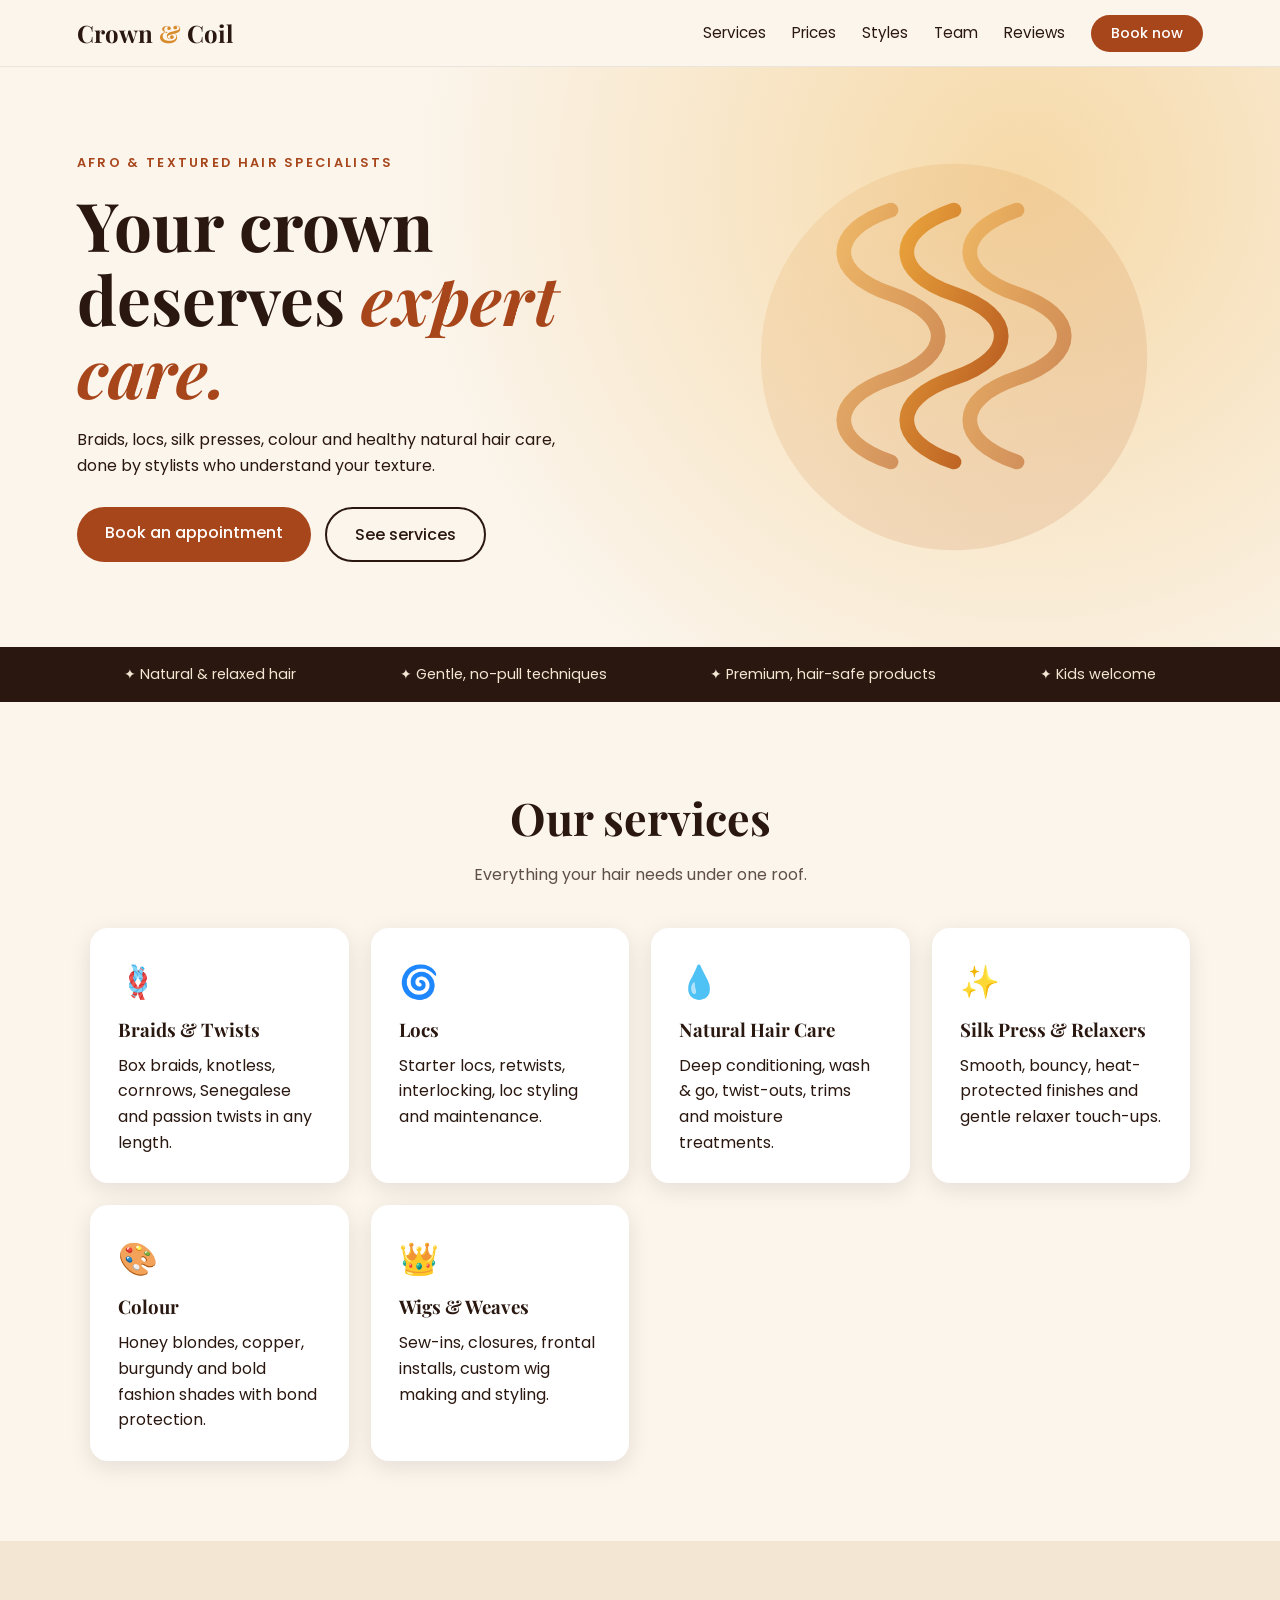
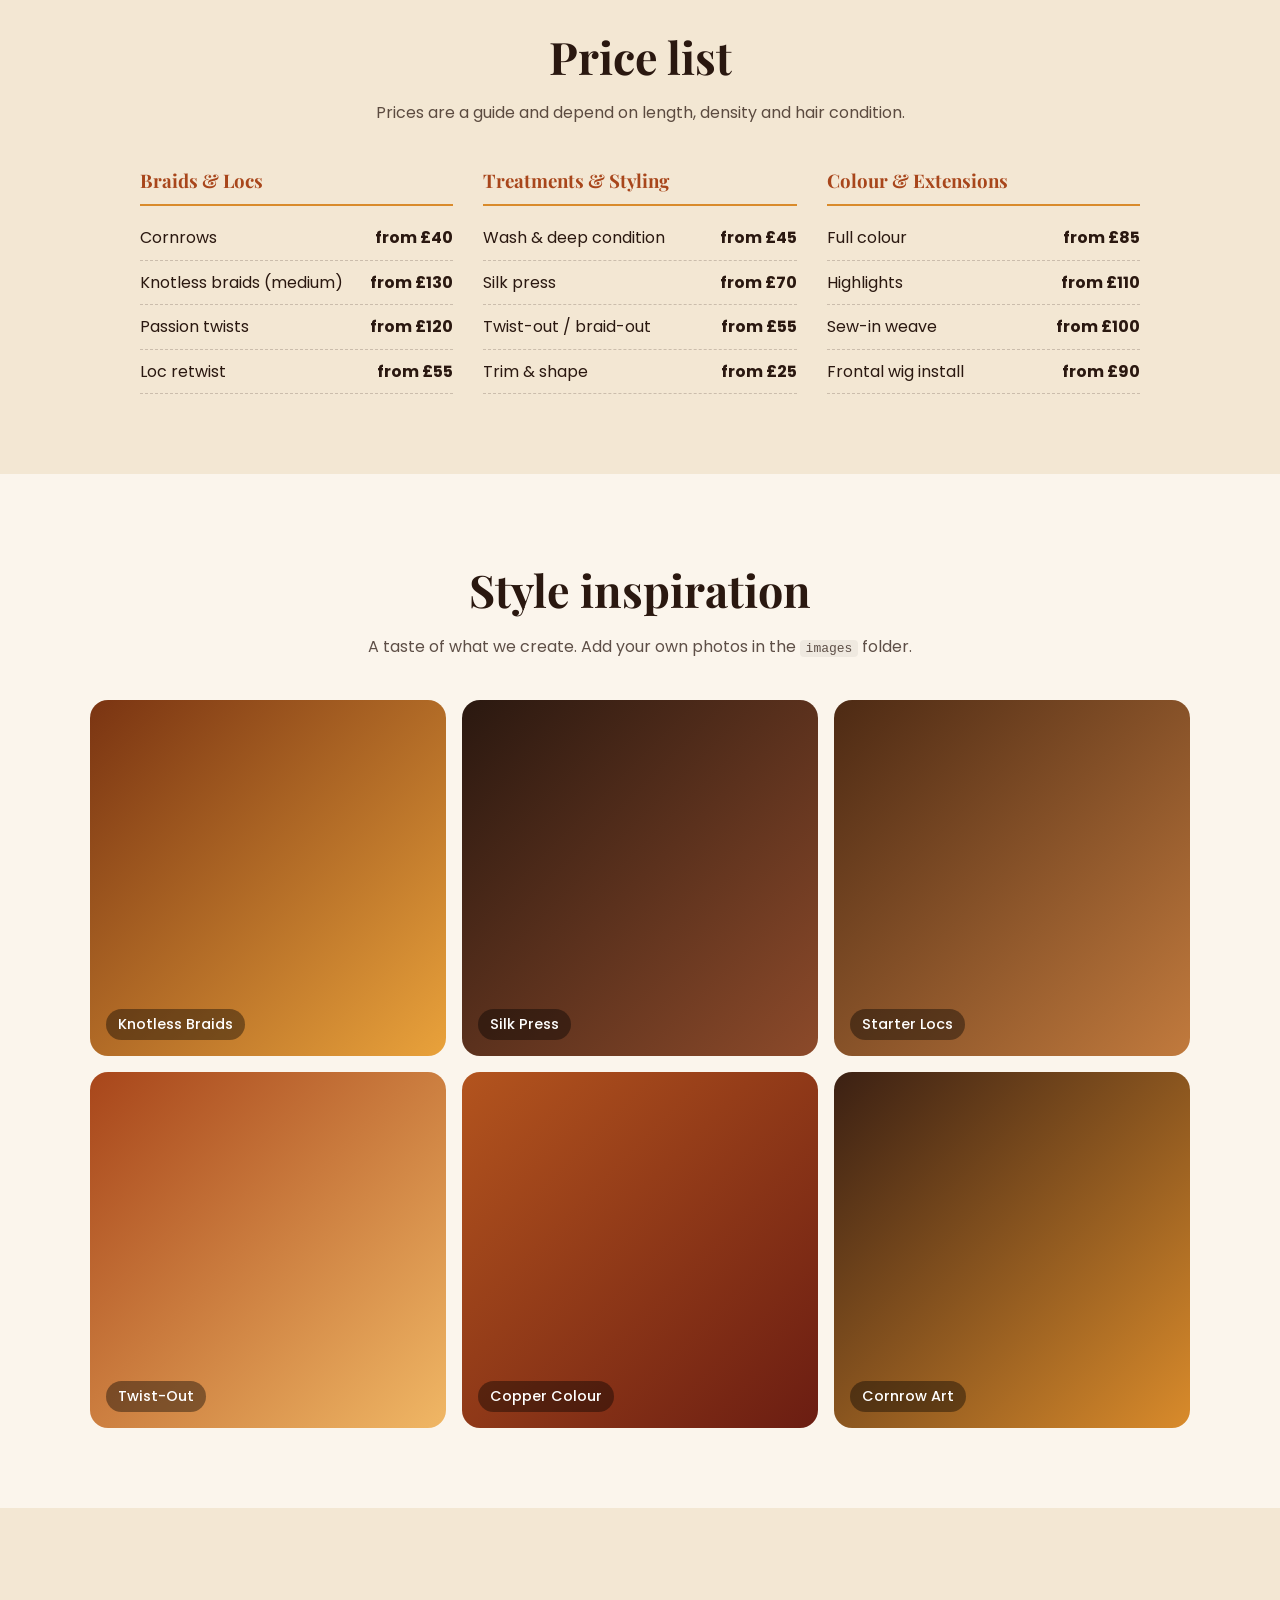
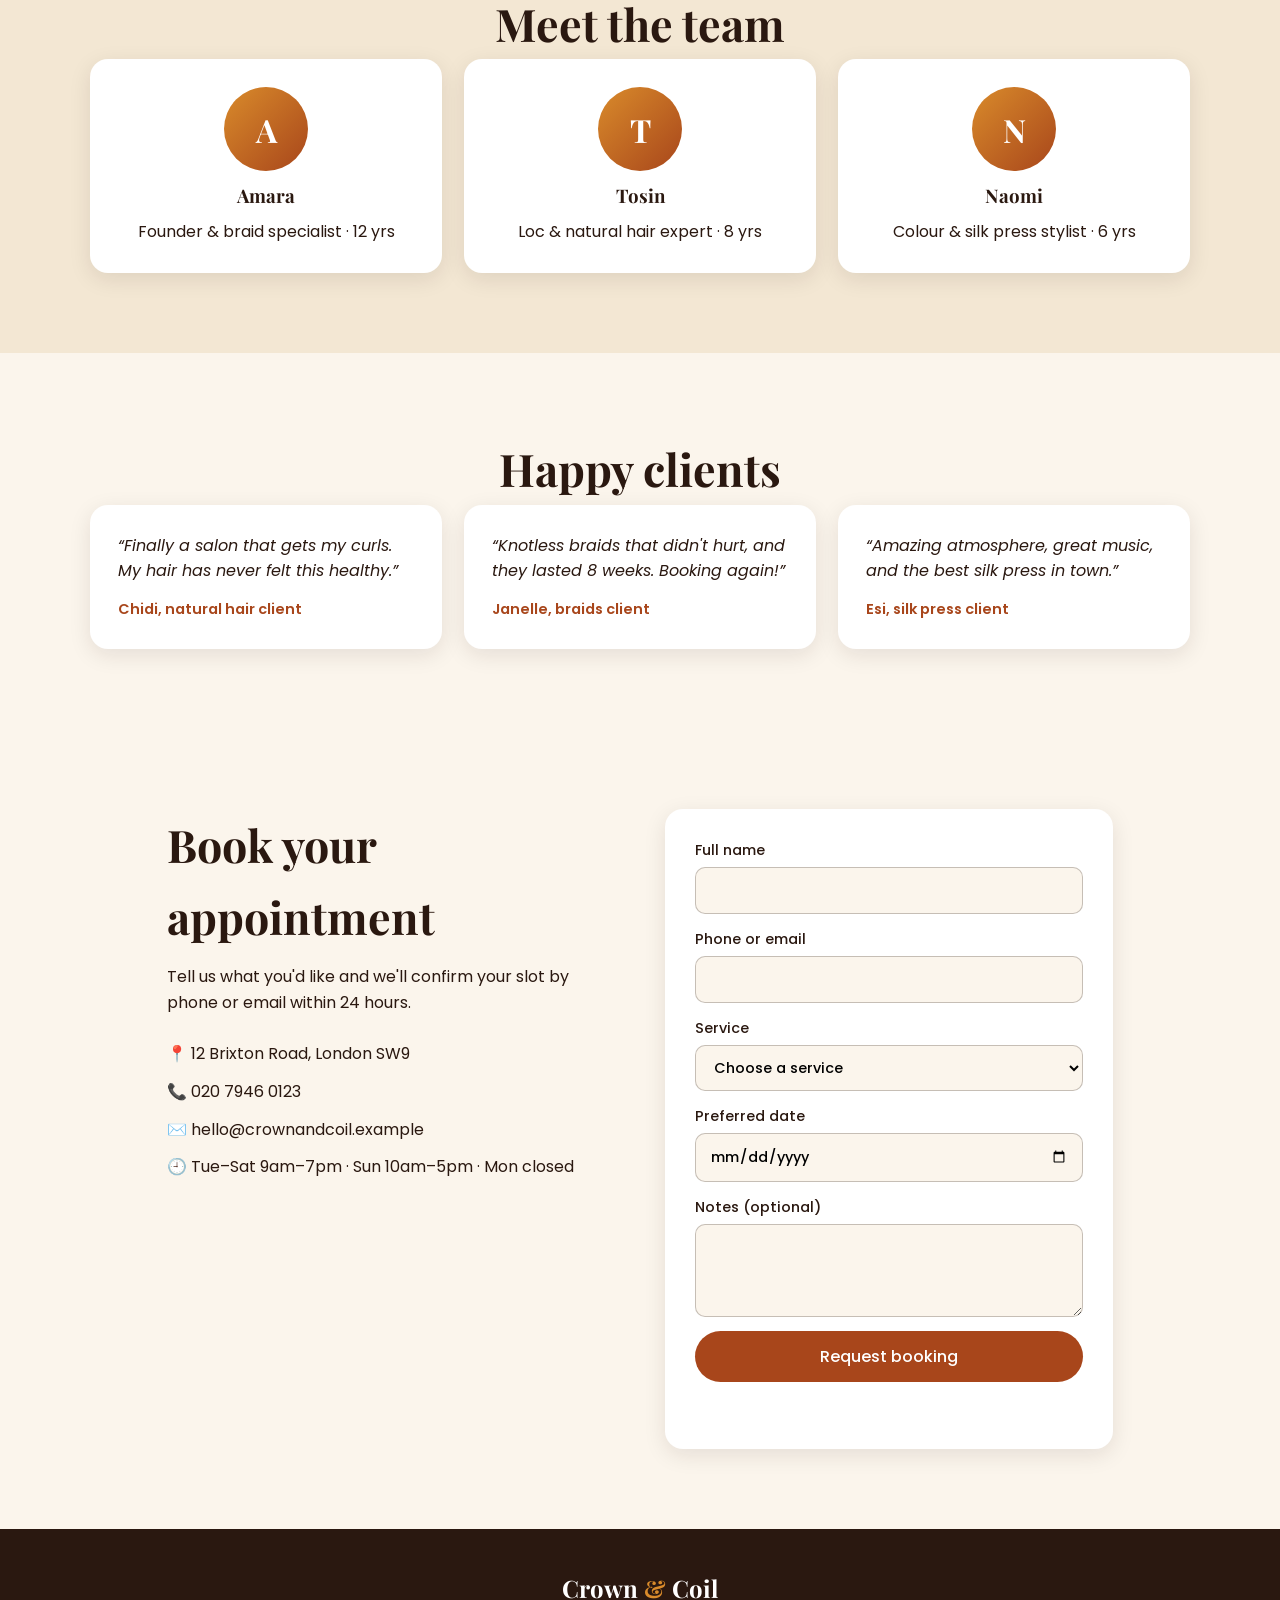
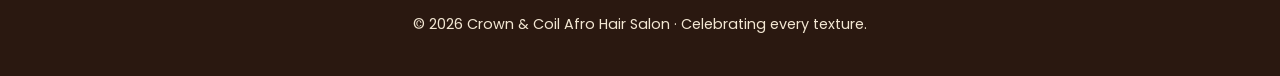
<file: afro-salon/index.html>
<!DOCTYPE html>
<html lang="en">
<head>
  <meta charset="UTF-8">
  <meta name="viewport" content="width=device-width, initial-scale=1">
  <title>Crown & Coil | Afro Hair Salon</title>
  <meta name="description" content="Crown & Coil is a specialist afro hair salon: braids, locs, natural hair care, silk presses, colour and protective styles.">
  <link rel="preconnect" href="https://fonts.googleapis.com">
  <link rel="preconnect" href="https://fonts.gstatic.com" crossorigin>
  <link href="https://fonts.googleapis.com/css2?family=Playfair+Display:wght@600;700&family=Poppins:wght@300;400;500;600&display=swap" rel="stylesheet">
  <link rel="stylesheet" href="styles.css">
</head>
<body>

<header class="nav">
  <a href="#home" class="logo">Crown <span>&</span> Coil</a>
  <button class="menu-btn" aria-label="Toggle menu" aria-expanded="false">☰</button>
  <nav id="menu">
    <a href="#services">Services</a>
    <a href="#prices">Prices</a>
    <a href="#gallery">Styles</a>
    <a href="#team">Team</a>
    <a href="#reviews">Reviews</a>
    <a href="#book" class="btn btn-small">Book now</a>
  </nav>
</header>

<main id="home">
  <section class="hero">
    <div class="hero-text">
      <p class="eyebrow">Afro &amp; textured hair specialists</p>
      <h1>Your crown deserves <em>expert care.</em></h1>
      <p>Braids, locs, silk presses, colour and healthy natural hair care, done by stylists who understand your texture.</p>
      <div class="hero-cta">
        <a href="#book" class="btn">Book an appointment</a>
        <a href="#services" class="btn btn-outline">See services</a>
      </div>
    </div>
    <div class="hero-art" aria-hidden="true">
      <svg viewBox="0 0 200 200">
        <defs>
          <linearGradient id="g" x1="0" y1="0" x2="1" y2="1">
            <stop offset="0" stop-color="#e9a23b"/><stop offset="1" stop-color="#b3541e"/>
          </linearGradient>
        </defs>
        <circle cx="100" cy="100" r="92" fill="url(#g)" opacity=".15"/>
        <g fill="none" stroke="url(#g)" stroke-width="7" stroke-linecap="round">
          <path d="M100 150c-30-10-30-30 0-40s30-30 0-40-30-30 0-40"/>
          <path d="M70 150c-30-10-30-30 0-40s30-30 0-40-30-30 0-40" opacity=".6"/>
          <path d="M130 150c-30-10-30-30 0-40s30-30 0-40-30-30 0-40" opacity=".6"/>
        </g>
      </svg>
    </div>
  </section>

  <section class="strip">
    <div>✦ Natural &amp; relaxed hair</div>
    <div>✦ Gentle, no-pull techniques</div>
    <div>✦ Premium, hair-safe products</div>
    <div>✦ Kids welcome</div>
  </section>

  <section id="services" class="section">
    <h2>Our services</h2>
    <p class="sub">Everything your hair needs under one roof.</p>
    <div class="cards">
      <article class="card"><span class="ico">🪢</span><h3>Braids &amp; Twists</h3><p>Box braids, knotless, cornrows, Senegalese and passion twists in any length.</p></article>
      <article class="card"><span class="ico">🌀</span><h3>Locs</h3><p>Starter locs, retwists, interlocking, loc styling and maintenance.</p></article>
      <article class="card"><span class="ico">💧</span><h3>Natural Hair Care</h3><p>Deep conditioning, wash &amp; go, twist-outs, trims and moisture treatments.</p></article>
      <article class="card"><span class="ico">✨</span><h3>Silk Press &amp; Relaxers</h3><p>Smooth, bouncy, heat-protected finishes and gentle relaxer touch-ups.</p></article>
      <article class="card"><span class="ico">🎨</span><h3>Colour</h3><p>Honey blondes, copper, burgundy and bold fashion shades with bond protection.</p></article>
      <article class="card"><span class="ico">👑</span><h3>Wigs &amp; Weaves</h3><p>Sew-ins, closures, frontal installs, custom wig making and styling.</p></article>
    </div>
  </section>

  <section id="prices" class="section alt">
    <h2>Price list</h2>
    <p class="sub">Prices are a guide and depend on length, density and hair condition.</p>
    <div class="prices">
      <div class="price-col">
        <h3>Braids &amp; Locs</h3>
        <ul>
          <li><span>Cornrows</span><b>from £40</b></li>
          <li><span>Knotless braids (medium)</span><b>from £130</b></li>
          <li><span>Passion twists</span><b>from £120</b></li>
          <li><span>Loc retwist</span><b>from £55</b></li>
        </ul>
      </div>
      <div class="price-col">
        <h3>Treatments &amp; Styling</h3>
        <ul>
          <li><span>Wash &amp; deep condition</span><b>from £45</b></li>
          <li><span>Silk press</span><b>from £70</b></li>
          <li><span>Twist-out / braid-out</span><b>from £55</b></li>
          <li><span>Trim &amp; shape</span><b>from £25</b></li>
        </ul>
      </div>
      <div class="price-col">
        <h3>Colour &amp; Extensions</h3>
        <ul>
          <li><span>Full colour</span><b>from £85</b></li>
          <li><span>Highlights</span><b>from £110</b></li>
          <li><span>Sew-in weave</span><b>from £100</b></li>
          <li><span>Frontal wig install</span><b>from £90</b></li>
        </ul>
      </div>
    </div>
  </section>

  <section id="gallery" class="section">
    <h2>Style inspiration</h2>
    <p class="sub">A taste of what we create. Add your own photos in the <code>images</code> folder.</p>
    <div class="gallery">
      <div class="tile t1"><span>Knotless Braids</span></div>
      <div class="tile t2"><span>Silk Press</span></div>
      <div class="tile t3"><span>Starter Locs</span></div>
      <div class="tile t4"><span>Twist-Out</span></div>
      <div class="tile t5"><span>Copper Colour</span></div>
      <div class="tile t6"><span>Cornrow Art</span></div>
    </div>
  </section>

  <section id="team" class="section alt">
    <h2>Meet the team</h2>
    <div class="cards team">
      <article class="card"><div class="avatar">A</div><h3>Amara</h3><p>Founder &amp; braid specialist · 12 yrs</p></article>
      <article class="card"><div class="avatar">T</div><h3>Tosin</h3><p>Loc &amp; natural hair expert · 8 yrs</p></article>
      <article class="card"><div class="avatar">N</div><h3>Naomi</h3><p>Colour &amp; silk press stylist · 6 yrs</p></article>
    </div>
  </section>

  <section id="reviews" class="section">
    <h2>Happy clients</h2>
    <div class="cards">
      <blockquote class="card">“Finally a salon that gets my curls. My hair has never felt this healthy.”<cite>Chidi, natural hair client</cite></blockquote>
      <blockquote class="card">“Knotless braids that didn't hurt, and they lasted 8 weeks. Booking again!”<cite>Janelle, braids client</cite></blockquote>
      <blockquote class="card">“Amazing atmosphere, great music, and the best silk press in town.”<cite>Esi, silk press client</cite></blockquote>
    </div>
  </section>

  <section id="book" class="section book">
    <div class="book-info">
      <h2>Book your appointment</h2>
      <p>Tell us what you'd like and we'll confirm your slot by phone or email within 24 hours.</p>
      <ul class="info">
        <li>📍 12 Brixton Road, London SW9</li>
        <li>📞 020 7946 0123</li>
        <li>✉️ hello@crownandcoil.example</li>
        <li>🕘 Tue–Sat 9am–7pm · Sun 10am–5pm · Mon closed</li>
      </ul>
    </div>
    <form id="bookForm" novalidate>
      <label>Full name<input name="name" required autocomplete="name"></label>
      <label>Phone or email<input name="contact" required autocomplete="email"></label>
      <label>Service
        <select name="service" required>
          <option value="">Choose a service</option>
          <option>Braids &amp; Twists</option><option>Locs</option>
          <option>Natural Hair Care</option><option>Silk Press &amp; Relaxers</option>
          <option>Colour</option><option>Wigs &amp; Weaves</option>
        </select>
      </label>
      <label>Preferred date<input type="date" name="date" required></label>
      <label>Notes (optional)<textarea name="notes" rows="3"></textarea></label>
      <button class="btn" type="submit">Request booking</button>
      <p id="formMsg" role="status"></p>
    </form>
  </section>
</main>

<footer>
  <p class="logo">Crown <span>&</span> Coil</p>
  <p>© <span id="year"></span> Crown &amp; Coil Afro Hair Salon · Celebrating every texture.</p>
</footer>

<script src="script.js"></script>
</body>
</html>
</file>
<file: afro-salon/styles.css>
:root{
  --ink:#2a1810; --cream:#fbf5ec; --sand:#f3e7d3; --gold:#d98b2b; --rust:#a8461b; --white:#fff;
}
*{box-sizing:border-box;margin:0;padding:0}
html{scroll-behavior:smooth}
body{font-family:'Poppins',sans-serif;color:var(--ink);background:var(--cream);line-height:1.6}
h1,h2,h3,.logo{font-family:'Playfair Display',serif}
a{color:inherit;text-decoration:none}
ul{list-style:none}

.nav{position:sticky;top:0;z-index:10;display:flex;align-items:center;justify-content:space-between;
  padding:14px 6vw;background:rgba(251,245,236,.95);backdrop-filter:blur(8px);border-bottom:1px solid #0001}
.logo{font-size:1.5rem;font-weight:700}
.logo span{color:var(--gold)}
nav{display:flex;align-items:center;gap:26px;font-size:.95rem}
nav a:hover{color:var(--rust)}
.menu-btn{display:none;background:none;border:0;font-size:1.6rem;cursor:pointer;color:var(--ink)}

.btn{display:inline-block;background:var(--rust);color:#fff;padding:13px 28px;border:0;border-radius:40px;
  font:500 1rem 'Poppins',sans-serif;cursor:pointer;transition:.2s}
.btn:hover{background:var(--ink);transform:translateY(-2px)}
.btn-small{padding:8px 20px;font-size:.9rem}
.btn-outline{background:transparent;color:var(--ink);border:2px solid var(--ink)}
.btn-outline:hover{background:var(--ink);color:#fff}
nav .btn-small:hover{color:#fff}

.hero{display:grid;grid-template-columns:1.2fr 1fr;align-items:center;gap:30px;padding:80px 6vw;
  background:radial-gradient(circle at 80% 20%,#f6d9a8,transparent 55%),var(--cream)}
.eyebrow{text-transform:uppercase;letter-spacing:.18em;font-size:.8rem;color:var(--rust);font-weight:600}
.hero h1{font-size:clamp(2.4rem,5.5vw,4.2rem);line-height:1.1;margin:14px 0 18px}
.hero em{color:var(--rust)}
.hero p{max-width:520px}
.hero-cta{display:flex;gap:14px;flex-wrap:wrap;margin-top:28px}
.hero-art svg{width:100%;max-width:420px;margin:auto;display:block}

.strip{display:flex;flex-wrap:wrap;justify-content:space-around;gap:10px;background:var(--ink);color:var(--sand);
  padding:16px 6vw;font-size:.9rem}

.section{padding:80px 6vw}
.section.alt{background:var(--sand)}
.section h2{font-size:clamp(1.9rem,4vw,2.8rem);text-align:center}
.sub{text-align:center;margin:8px auto 40px;opacity:.75}
.sub code{background:#0001;padding:1px 6px;border-radius:4px}

.cards{display:grid;grid-template-columns:repeat(auto-fit,minmax(240px,1fr));gap:22px;max-width:1100px;margin:auto}
.card{background:var(--white);padding:28px;border-radius:18px;box-shadow:0 6px 22px #2a18101a;transition:.2s}
.card:hover{transform:translateY(-5px)}
.card h3{margin:8px 0}
.ico{font-size:2rem}
blockquote.card{font-style:italic}
cite{display:block;margin-top:14px;font-style:normal;font-weight:600;color:var(--rust);font-size:.9rem}
.team{text-align:center}
.avatar{width:84px;height:84px;margin:0 auto 10px;border-radius:50%;display:grid;place-items:center;
  font:700 2rem 'Playfair Display',serif;color:#fff;background:linear-gradient(135deg,var(--gold),var(--rust))}

.prices{display:grid;grid-template-columns:repeat(auto-fit,minmax(260px,1fr));gap:30px;max-width:1000px;margin:auto}
.price-col h3{color:var(--rust);border-bottom:2px solid var(--gold);padding-bottom:8px;margin-bottom:10px}
.price-col li{display:flex;justify-content:space-between;gap:12px;padding:9px 0;border-bottom:1px dashed #2a181033}
.price-col b{white-space:nowrap}

.gallery{display:grid;grid-template-columns:repeat(3,1fr);gap:16px;max-width:1100px;margin:auto}
.tile{aspect-ratio:1;border-radius:18px;display:flex;align-items:flex-end;padding:16px;color:#fff;font-weight:500;
  position:relative;overflow:hidden;transition:.25s}
.tile:hover{transform:scale(1.03)}
.tile span{background:#0006;padding:4px 12px;border-radius:20px;font-size:.9rem}
.t1{background:linear-gradient(135deg,#7a3412,#e9a23b)}
.t2{background:linear-gradient(135deg,#2a1810,#8c4a2a)}
.t3{background:linear-gradient(135deg,#4d2a14,#c17a3d)}
.t4{background:linear-gradient(135deg,#a8461b,#f0b765)}
.t5{background:linear-gradient(135deg,#b3541e,#6b1d12)}
.t6{background:linear-gradient(135deg,#3b2013,#d98b2b)}

.book{display:grid;grid-template-columns:1fr 1fr;gap:50px;max-width:1100px;margin:auto;align-items:start}
.book h2{text-align:left}
.book-info p{margin:12px 0 20px}
.info li{padding:6px 0}
form{background:var(--white);padding:30px;border-radius:18px;box-shadow:0 6px 22px #2a18101a;display:grid;gap:14px}
label{display:grid;gap:5px;font-weight:500;font-size:.9rem}
input,select,textarea{font:inherit;padding:11px 14px;border:1px solid #2a181040;border-radius:10px;background:var(--cream)}
input:focus,select:focus,textarea:focus{outline:2px solid var(--gold)}
#formMsg{min-height:1.4em;font-weight:500}
#formMsg.ok{color:#2e7d32}#formMsg.err{color:#c62828}

footer{background:var(--ink);color:var(--sand);text-align:center;padding:40px 6vw;font-size:.9rem}
footer .logo{color:#fff;margin-bottom:6px}

@media(max-width:800px){
  .menu-btn{display:block}
  nav{display:none;position:absolute;top:100%;left:0;right:0;flex-direction:column;padding:20px;background:var(--cream);gap:16px;border-bottom:1px solid #0001}
  nav.open{display:flex}
  .hero,.book{grid-template-columns:1fr}
  .hero{padding:50px 6vw}
  .hero-art{order:-1}.hero-art svg{max-width:220px}
  .gallery{grid-template-columns:repeat(2,1fr)}
  .section{padding:60px 6vw}
}
</file>
